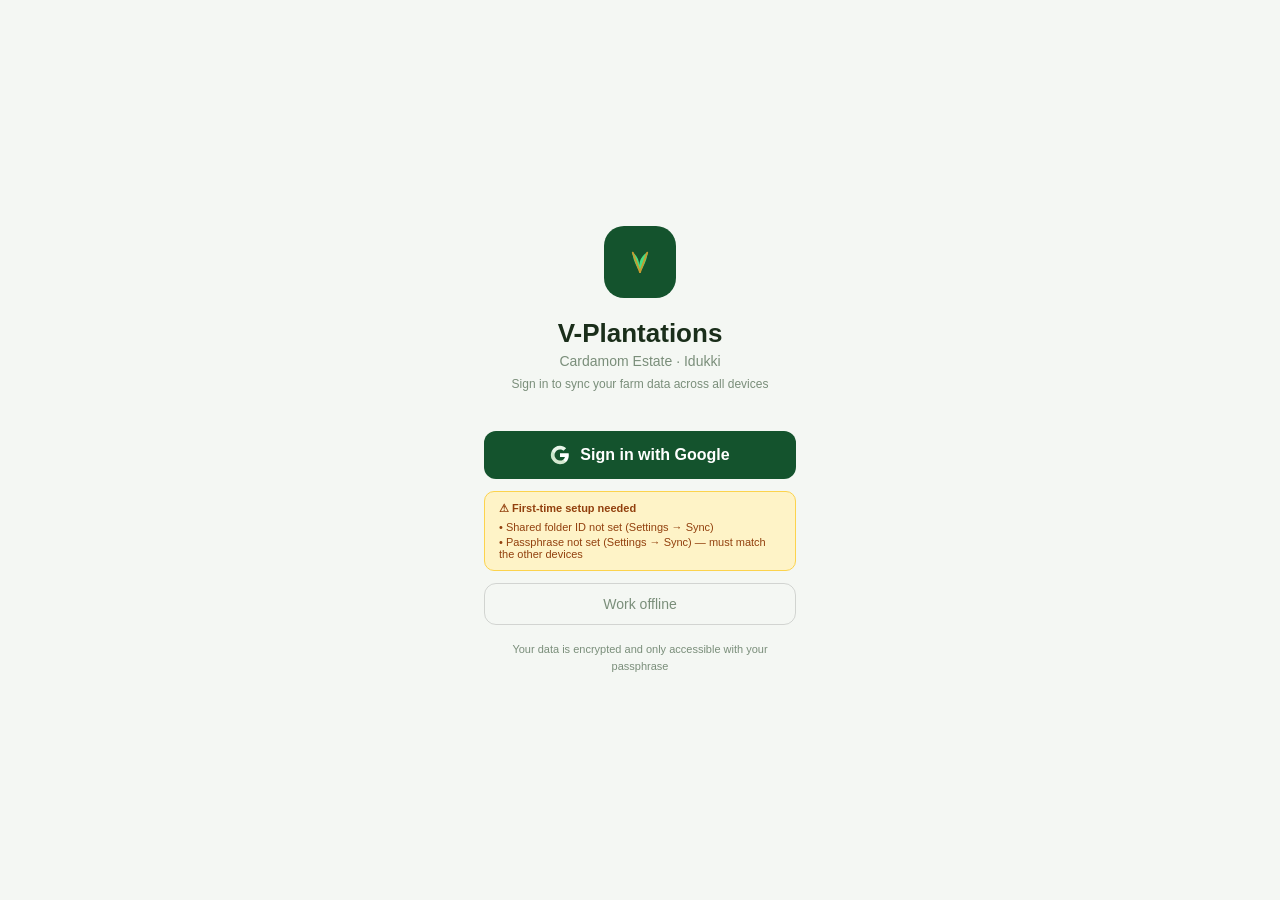
<file: index.html>
<!DOCTYPE html>
<html lang="en">
<head>
<meta charset="UTF-8"/>
<meta name="viewport" content="width=device-width, initial-scale=1, maximum-scale=1"/>
<meta name="theme-color" content="#14532d"/>
<meta name="mobile-web-app-capable" content="yes">
<meta name="apple-mobile-web-app-capable" content="yes">
<meta name="apple-mobile-web-app-status-bar-style" content="black-translucent">
<meta name="apple-mobile-web-app-title" content="V-Plantations"/>
<title>V-Plantations</title>
<link rel="icon" type="image/svg+xml" href="data:image/svg+xml,<svg xmlns='http://www.w3.org/2000/svg' viewBox='0 0 100 100'><rect width='100' height='100' rx='22' fill='%2314532d'/><path d='M50 78 Q32 52 28 22 Q46 34 48 58 Q50 34 72 22 Q68 52 50 78Z' fill='%234ade80'/><line x1='50' y1='78' x2='30' y2='24' stroke='%23c89a30' stroke-width='3' stroke-linecap='round'/><line x1='50' y1='78' x2='70' y2='24' stroke='%23c89a30' stroke-width='3' stroke-linecap='round'/></svg>"/>
<link rel="stylesheet" href="style.css?v=b420850"/>
</head>
<body>

<div class="hdr">
  <div class="hdr-left">
    <div class="hdr-logo">
      <svg viewBox="0 0 100 100" width="24" height="24" xmlns="http://www.w3.org/2000/svg">
        <path d="M50 78 Q32 52 28 22 Q46 34 48 58 Q50 34 72 22 Q68 52 50 78Z" fill="#4ade80"/>
        <line x1="50" y1="78" x2="30" y2="24" stroke="#c89a30" stroke-width="4" stroke-linecap="round"/>
        <line x1="50" y1="78" x2="70" y2="24" stroke="#c89a30" stroke-width="4" stroke-linecap="round"/>
      </svg>
    </div>
    <div>
      <h1>V-Plantations</h1>
      <p>Cardamom Estate · Idukki</p>
    </div>
  </div>
  <div class="hdr-right">
    <button class="theme-btn" id="theme-btn" onclick="toggleTheme()" title="Toggle theme">🌙</button>
    <div class="online-dot" id="online-dot" title="Network status"></div>
    <button class="sync-btn" id="sync-btn" onclick="triggerSync(true)" title="Sync">
      <svg viewBox="0 0 20 20" fill="none" stroke="currentColor" stroke-width="1.8" stroke-linecap="round"><path d="M4 10a6 6 0 0110.5-4M16 10a6 6 0 01-10.5 4"/><path d="M14 6l.5-2.5 2.5.5M6 14l-.5 2.5-2.5-.5"/></svg>
    </button>
  </div>
</div>

<div class="content" id="main-content"></div>

<div class="fab" id="quick-fab" style="display:none">
  <div class="fab-items hidden" id="fab-items">
    <button class="fab-item" onclick="closeFab();setTab('records');S.recTab='harvest';render();setTimeout(()=>showEditHarvest(null),50)">
      <span class="fab-item-lbl">Harvest &amp; sale</span>
      <span class="fab-item-btn" style="background:var(--g-bg);color:var(--g-mid)">🌿</span>
    </button>
    <button class="fab-item" onclick="closeFab();setTab('records');S.recTab='expenses';render();setTimeout(()=>showEditExpense(null),50)">
      <span class="fab-item-lbl">Add expense</span>
      <span class="fab-item-btn" style="background:var(--a-bg);color:var(--a-mid)">💸</span>
    </button>
    <button class="fab-item" onclick="closeFab();setTab('records');S.recTab='workers';render();setTimeout(()=>showEditWorker(null),50)">
      <span class="fab-item-lbl">Add workers</span>
      <span class="fab-item-btn" style="background:var(--b-bg);color:var(--b-mid)">👷</span>
    </button>
  </div>
  <button class="fab-main" id="fab-main-btn" onclick="toggleFab()">+</button>
</div>

<div class="nav">
  <button class="nb active" id="nav-dashboard" onclick="setTab('dashboard')">
    <svg viewBox="0 0 20 20" fill="currentColor"><rect x="2" y="2" width="7" height="7" rx="1.5"/><rect x="11" y="2" width="7" height="7" rx="1.5"/><rect x="2" y="11" width="7" height="7" rx="1.5"/><rect x="11" y="11" width="7" height="7" rx="1.5"/></svg>
    Dashboard<div class="nb-dot"></div>
  </button>
  <button class="nb" id="nav-records" onclick="setTab('records')">
    <svg viewBox="0 0 20 20" fill="none" stroke="currentColor" stroke-width="1.8" stroke-linecap="round"><path d="M4 6h12M4 10h12M4 14h8"/><circle cx="16" cy="14" r="3"/><path d="M15 14h2M16 13v2"/></svg>
    Records<div class="nb-dot"></div>
  </button>
  <button class="nb" id="nav-forecast" onclick="setTab('forecast')">
    <svg viewBox="0 0 20 20" fill="none" stroke="currentColor" stroke-width="1.8" stroke-linecap="round" stroke-linejoin="round"><path d="M3 15l4-5.5 3 2 4-6 3 2.5M15 6h2v2"/></svg>
    Analytics<div class="nb-dot"></div>
  </button>
  <button class="nb" id="nav-sections" onclick="setTab('sections')">
    <svg viewBox="0 0 20 20" fill="none" stroke="currentColor" stroke-width="1.8" stroke-linecap="round"><path d="M3 5h14M3 10h10M3 15h7"/></svg>
    Sections<div class="nb-dot"></div>
  </button>
  <button class="nb" id="nav-settings" onclick="setTab('settings')">
    <svg viewBox="0 0 20 20" fill="none" stroke="currentColor" stroke-width="1.8" stroke-linecap="round"><circle cx="10" cy="10" r="2.5"/><path d="M10 2v2M10 16v2M2 10h2M16 10h2M4.2 4.2l1.4 1.4M14.4 14.4l1.4 1.4M4.2 15.8l1.4-1.4M14.4 5.6l1.4-1.4"/></svg>
    Settings<div class="nb-dot"></div>
  </button>
</div>

<div id="modal-root" style="pointer-events:none"></div>

<script src="core.js?v=b420850"></script>
<script src="drive.js?v=b420850"></script>
<script src="insights.js?v=b420850"></script>
<script src="render.js?v=b420850"></script>
<script src="modals.js?v=b420850"></script>
<script src="https://accounts.google.com/gsi/client" async></script>
<script>
// ── SERVICE WORKER — AUTO-UPDATE ──────────────────────────────────────────────
// New code pushed to GitHub → SW detects version change → silently downloads
// new files in background → silently reloads with new code.
if('serviceWorker' in navigator){
  navigator.serviceWorker.register('./sw.js').then(reg=>{

    // 1. Check for update on every foreground return (catches new deploys)
    document.addEventListener('visibilitychange',()=>{
      if(document.visibilityState==='visible') reg.update();
    });

    // 2. Also check once per hour in background
    setInterval(()=>reg.update(), 60*60*1000);

    // 3. When a new SW finishes installing, activate immediately — no user action
    const onNewWorker = worker => {
      worker.addEventListener('statechange',()=>{
        if(worker.state==='installed'){
          worker.postMessage({type:'SKIP_WAITING'});
        }
      });
    };

    reg.addEventListener('updatefound',()=>onNewWorker(reg.installing));
    if(reg.waiting){reg.waiting.postMessage({type:'SKIP_WAITING'});}
    if(reg.installing) onNewWorker(reg.installing);

  }).catch(()=>{});

  // 4. When SW takes control (after skipWaiting), reload to run new code
  let _reloading=false;
  navigator.serviceWorker.addEventListener('controllerchange',()=>{
    if(!_reloading){_reloading=true;window.location.reload();}
  });

  // 5. SW sends SW_UPDATED message on activate — auto-update without banner
  //    (happens when app is in background and comes to foreground with new SW)
  navigator.serviceWorker.addEventListener('message',e=>{
    if(e.data?.type==='SW_UPDATED'){
      // Silent update already happened — just reload to pick up new files
      if(!_reloading){_reloading=true;window.location.reload();}
    }
  });
}

</script>
</body>
</html>
</file>
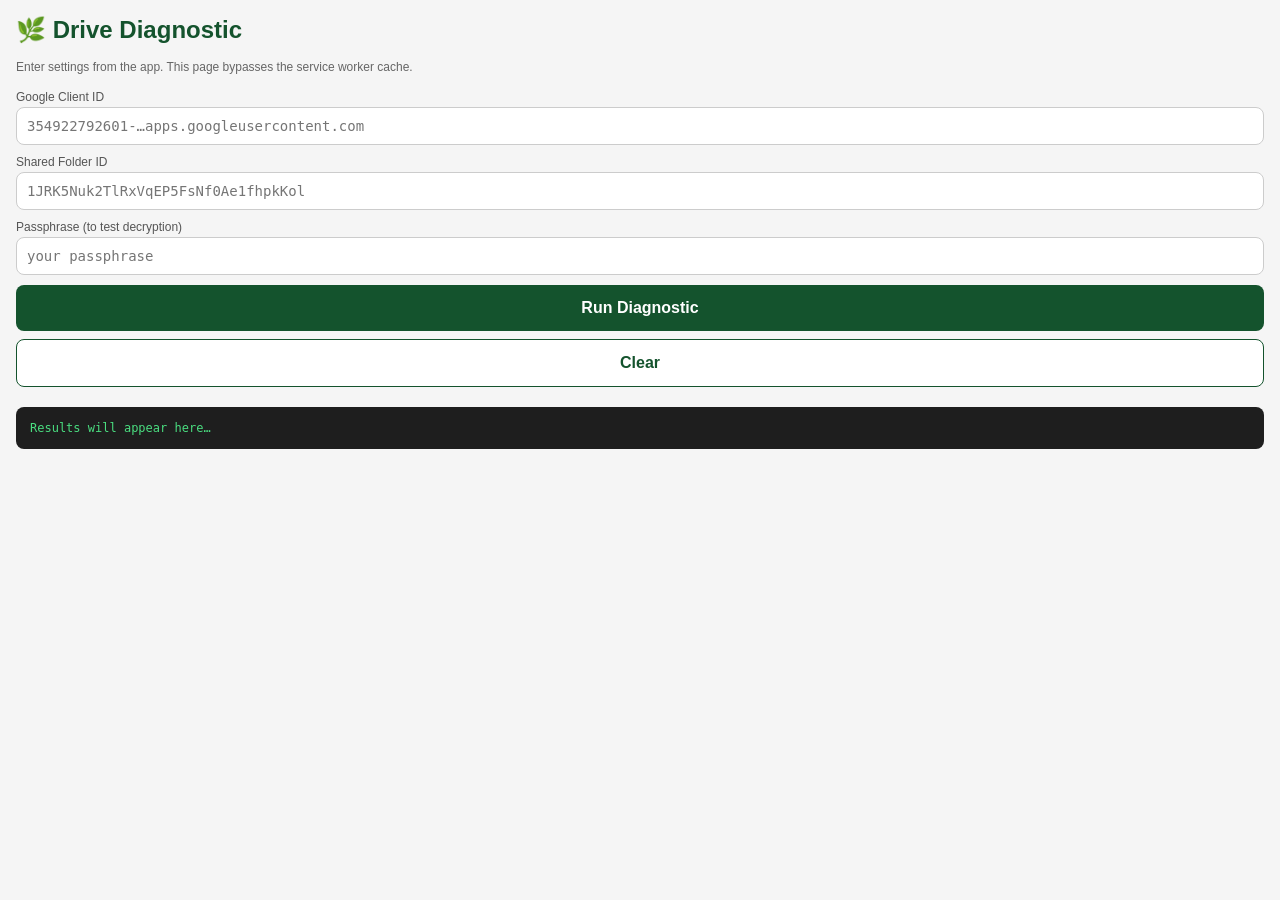
<file: diag.html>
<!DOCTYPE html>
<html lang="en">
<head>
<meta charset="UTF-8">
<meta name="viewport" content="width=device-width,initial-scale=1">
<title>V-Plantations Drive Diagnostic</title>
<style>
body{font-family:-apple-system,sans-serif;padding:16px;background:#f5f5f5;margin:0}
h2{color:#14532d;margin:0 0 16px}
input,textarea{width:100%;padding:10px;font-size:14px;border:1px solid #ccc;border-radius:8px;box-sizing:border-box;margin-bottom:10px;font-family:monospace}
button{width:100%;padding:14px;background:#14532d;color:#fff;border:none;border-radius:8px;font-size:16px;font-weight:600;cursor:pointer;margin-bottom:8px}
button.sec{background:#fff;color:#14532d;border:1px solid #14532d}
pre{background:#1e1e1e;color:#4ade80;padding:14px;border-radius:8px;font-size:12px;overflow-x:auto;white-space:pre-wrap;word-break:break-all;max-height:60vh;overflow-y:auto}
.err{color:#f87171}
.ok{color:#4ade80}
.warn{color:#fbbf24}
label{font-size:12px;color:#555;display:block;margin-bottom:3px}
</style>
</head>
<body>
<h2>🌿 Drive Diagnostic</h2>
<p style="font-size:12px;color:#666;margin-bottom:16px">Enter settings from the app. This page bypasses the service worker cache.</p>

<label>Google Client ID</label>
<input id="cid" type="text" placeholder="354922792601-…apps.googleusercontent.com" autocorrect="off" autocapitalize="off"/>

<label>Shared Folder ID</label>
<input id="fid" type="text" placeholder="1JRK5Nuk2TlRxVqEP5FsNf0Ae1fhpkKol" autocorrect="off" autocapitalize="off"/>

<label>Passphrase (to test decryption)</label>
<input id="pp" type="text" placeholder="your passphrase" autocorrect="off" autocapitalize="off" spellcheck="false"/>

<button onclick="runDiag()">Run Diagnostic</button>
<button class="sec" onclick="document.getElementById('out').textContent=''">Clear</button>

<pre id="out">Results will appear here…</pre>

<script src="https://accounts.google.com/gsi/client" async></script>
<script>
let tok=null;
const log=(msg,cls='')=>{
  const el=document.getElementById('out');
  el.innerHTML+=`<span class="${cls}">${msg}</span>\n`;
  el.scrollTop=el.scrollHeight;
};

async function getToken(clientId){
  return new Promise((res,rej)=>{
    const check=setInterval(()=>{
      if(typeof google!=='undefined'&&google.accounts){
        clearInterval(check);
        const client=google.accounts.oauth2.initTokenClient({
          client_id:clientId,
          scope:'https://www.googleapis.com/auth/drive',
          callback:(r)=>{if(r.error)rej(new Error(r.error));else res(r.access_token);}
        });
        client.requestAccessToken({prompt:'select_account'});
      }
    },200);
    setTimeout(()=>{clearInterval(check);rej(new Error('Google API timeout'));},15000);
  });
}

async function driveGet(url,token){
  const r=await fetch(url,{headers:{Authorization:'Bearer '+token}});
  const text=await r.text();
  try{return JSON.parse(text);}catch(e){return{_raw:text,_status:r.status};}
}

async function runDiag(){
  const cid=document.getElementById('cid').value.trim();
  const fid=document.getElementById('fid').value.trim();
  const pp=document.getElementById('pp').value;
  document.getElementById('out').innerHTML='';

  if(!cid){log('❌ Client ID is required','err');return;}
  if(!fid){log('❌ Folder ID is required','err');return;}

  log('=== V-PLANTATIONS DRIVE DIAGNOSTIC ===');
  log('Client ID: '+cid.slice(0,30)+'…');
  log('Folder ID: '+fid);
  log('Passphrase length: '+(pp?pp.length+' chars':'NOT SET'));
  log('');

  // Step 1: Get OAuth token
  log('Step 1: Getting OAuth token…');
  try{
    tok=await getToken(cid);
    log('✓ Token obtained','ok');
  }catch(e){log('❌ Auth failed: '+e.message,'err');return;}

  // Step 2: Verify folder access
  log('\nStep 2: Checking folder access…');
  const folderInfo=await driveGet(
    `https://www.googleapis.com/drive/v3/files/${fid}?fields=id,name,permissions&supportsAllDrives=true`,
    tok
  );
  if(folderInfo.error){
    log('❌ Cannot access folder: '+folderInfo.error.message+' ('+folderInfo.error.code+')','err');
    log('→ Either folder ID is wrong or this account has no access','warn');
  }else{
    log('✓ Folder accessible: '+folderInfo.name,'ok');
  }

  // Step 3: List folder contents directly
  log('\nStep 3: Listing folder contents (direct)…');
  const contents=await driveGet(
    `https://www.googleapis.com/drive/v3/files?supportsAllDrives=true&includeItemsFromAllDrives=true&q=${encodeURIComponent(`'${fid}' in parents and trashed=false`)}&fields=files(id,name,size,owners,modifiedTime)&pageSize=20`,
    tok
  );
  if(contents.error){
    log('❌ Folder listing failed: '+contents.error.message,'err');
  }else if(!contents.files?.length){
    log('⚠ Folder is empty or no files visible to this account','warn');
  }else{
    log(`✓ Found ${contents.files.length} file(s) in folder:`,'ok');
    contents.files.forEach(f=>{
      log(`  📄 ${f.name} | ${f.size||0} bytes | ${f.id} | owner: ${f.owners?.[0]?.emailAddress||'?'}`);
    });
  }

  // Step 4: Search for data file specifically
  log('\nStep 4: Searching for vplantations_data.enc…');
  const searches=[
    ['corpora=allDrives',`https://www.googleapis.com/drive/v3/files?supportsAllDrives=true&includeItemsFromAllDrives=true&corpora=allDrives&q=${encodeURIComponent(`name='vplantations_data.enc' and '${fid}' in parents and trashed=false`)}&fields=files(id,name,size)`],
    ['corpora=user',`https://www.googleapis.com/drive/v3/files?supportsAllDrives=true&includeItemsFromAllDrives=true&corpora=user&q=${encodeURIComponent(`name='vplantations_data.enc' and '${fid}' in parents and trashed=false`)}&fields=files(id,name,size)`],
    ['no corpora',`https://www.googleapis.com/drive/v3/files?supportsAllDrives=true&includeItemsFromAllDrives=true&q=${encodeURIComponent(`name='vplantations_data.enc' and '${fid}' in parents and trashed=false`)}&fields=files(id,name,size)`],
  ];
  let dataFileId=null;
  for(const [label,url] of searches){
    const d=await driveGet(url,tok);
    if(d.error){log(`  [${label}] ❌ ${d.error.message}`,'err');}
    else{
      const n=d.files?.length||0;
      log(`  [${label}] ${n>0?'✓':'⚠'} ${n} file(s)`,n>0?'ok':'warn');
      if(n>0&&!dataFileId)dataFileId=d.files[0].id;
    }
  }

  // Also check from folder listing
  const fromFolder=(contents.files||[]).find(f=>f.name==='vplantations_data.enc'&&parseInt(f.size||0)>10);
  if(fromFolder&&!dataFileId){
    dataFileId=fromFolder.id;
    log('  [folder listing] ✓ Found via direct folder list','ok');
  }

  // Step 5: Try to read and decrypt
  if(dataFileId&&pp){
    log('\nStep 5: Testing decryption…');
    log('Passphrase char codes: '+[...pp].map(c=>c.charCodeAt(0)).join('-'));
    try{
      const raw=await fetch(`https://www.googleapis.com/drive/v3/files/${dataFileId}?alt=media&supportsAllDrives=true`,{headers:{Authorization:'Bearer '+tok}}).then(r=>r.text());
      log('File content length: '+raw.length+' chars');
      log('First 40 chars: '+raw.slice(0,40));
      // Try decrypt
      try{
        const buf=Uint8Array.from(atob(raw.replace(/\s/g,'')),c=>c.charCodeAt(0));
        const salt=buf.slice(0,16),iv=buf.slice(16,28),ct=buf.slice(28);
        const ppBytes=new TextEncoder().encode(pp.trim());
        const km=await crypto.subtle.importKey('raw',ppBytes,'PBKDF2',false,['deriveKey']);
        const key=await crypto.subtle.deriveKey({name:'PBKDF2',salt,iterations:100000,hash:'SHA-256'},km,{name:'AES-GCM',length:256},false,['decrypt']);
        const pt=await crypto.subtle.decrypt({name:'AES-GCM',iv},key,ct);
        const data=JSON.parse(new TextDecoder().decode(pt));
        log('✓ DECRYPT SUCCESS','ok');
        log('  Sections: '+(data.sections||[]).length);
        log('  Yields: '+(data.yields||[]).length);
        log('  Expenses: '+(data.expenses||[]).length);
        log('  Buyers: '+JSON.stringify(data.buyers||[]));
        log('  Worker rates: '+(data.workerRates||[]).length);
      }catch(de){
        log('❌ DECRYPT FAILED: '+de.message,'err');
        log('→ Passphrase on this device does not match what encrypted the file','warn');
        log('→ Try common variants:','warn');
        const variants=[pp.trim(),pp.trim().toLowerCase(),pp.trim().toUpperCase(),pp.trim().charAt(0).toUpperCase()+pp.trim().slice(1)];
        for(const v of variants){
          try{
            const buf=Uint8Array.from(atob(raw.replace(/\s/g,'')),c=>c.charCodeAt(0));
            const salt=buf.slice(0,16),iv=buf.slice(16,28),ct=buf.slice(28);
            const km=await crypto.subtle.importKey('raw',new TextEncoder().encode(v),'PBKDF2',false,['deriveKey']);
            const key=await crypto.subtle.deriveKey({name:'PBKDF2',salt,iterations:100000,hash:'SHA-256'},km,{name:'AES-GCM',length:256},false,['decrypt']);
            await crypto.subtle.decrypt({name:'AES-GCM',iv},key,ct);
            log(`  ✓ Variant works: "${v}" (chars: ${[...v].map(c=>c.charCodeAt(0)).join('-')})`,'ok');
          }catch(e){}
        }
      }
    }catch(e){log('❌ File read failed: '+e.message,'err');}
  }else if(!pp){
    log('\nStep 5: Skipped — no passphrase entered','warn');
  }else{
    log('\nStep 5: Skipped — no data file found','warn');
  }

  log('\n=== DONE ===');
}
</script>
</body>
</html>
</file>
<file: style.css>
/* ── V-PLANTATIONS · STYLE.CSS ───────────────────────────────────────────────
   Design system: deep forest green primary, warm amber accent, parchment base
   Dark mode: rich dark greens, same amber accent
──────────────────────────────────────────────────────────────────────────── */

/* ── TOKENS ── */
:root {
  /* Brand greens */
  --brand:      #14532d;
  --brand-mid:  #166534;
  --brand-lite: #15803d;
  --brand-glow: #4ade80;
  --brand-soft: #86efac;

  /* Surface greens */
  --g-bg:  #f0fdf4;
  --g-bor: #bbf7d0;
  --g-tx:  #14532d;
  --g-mid: #16a34a;

  /* Amber accent (dried cardamom) */
  --a-bg:  #fff7ed;
  --a-bor: #fed7aa;
  --a-tx:  #9a3412;
  --a-mid: #ea580c;

  /* Red */
  --r-bg:  #fef2f2;
  --r-bor: #fecaca;
  --r-tx:  #dc2626;
  --r-mid: #ef4444;

  /* Blue */
  --b-bg:  #eff6ff;
  --b-bor: #bfdbfe;
  --b-tx:  #1d4ed8;
  --b-mid: #3b82f6;

  /* Page */
  --page:    #f4f7f3;
  --sur:     #ffffff;
  --sur2:    #f8faf8;
  --sur3:    #f0f5f0;
  --bor:     rgba(0,0,0,0.08);
  --bor2:    rgba(0,0,0,0.14);

  /* Text */
  --tx:  #1a2e1a;
  --tx2: #4a5e4a;
  --tx3: #7a8e7a;

  /* Shadows */
  --sh1: 0 1px 4px rgba(0,0,0,0.06), 0 2px 12px rgba(20,83,45,0.06);
  --sh2: 0 4px 20px rgba(20,83,45,0.10);
  --sh-nav: 0 -1px 0 rgba(0,0,0,0.06);

  /* Radii */
  --r:  14px;
  --rs: 10px;
  --rp: 20px;

  /* Header (always brand-coloured) */
  --hdr-bg: #14532d;
  --hdr-tx: #ffffff;
  --hdr-tx2: #86efac;

  /* Nav */
  --nav-bg:  #ffffff;
  --nav-bor: rgba(0,0,0,0.08);
}

@media (prefers-color-scheme: dark) {
  :root:not([data-theme=light]) {
    --brand:      #4ade80;
    --brand-mid:  #22c55e;
    --brand-lite: #16a34a;
    --brand-glow: #86efac;
    --brand-soft: #bbf7d0;
    --g-bg:  #052e16;
    --g-bor: #14532d;
    --g-tx:  #86efac;
    --g-mid: #4ade80;
    --a-bg:  #431407;
    --a-bor: #7c2d12;
    --a-tx:  #fdba74;
    --a-mid: #fb923c;
    --r-bg:  #450a0a;
    --r-bor: #7f1d1d;
    --r-tx:  #fca5a5;
    --r-mid: #f87171;
    --b-bg:  #0c1a3a;
    --b-bor: #1e3a6e;
    --b-tx:  #93c5fd;
    --b-mid: #60a5fa;
    --page:  #0d1a0d;
    --sur:   #132013;
    --sur2:  #192619;
    --sur3:  #1f301f;
    --bor:   rgba(255,255,255,0.07);
    --bor2:  rgba(255,255,255,0.13);
    --tx:    #dcf0dc;
    --tx2:   #8aaa8a;
    --tx3:   #5a7a5a;
    --sh1:   0 1px 4px rgba(0,0,0,0.4), 0 2px 12px rgba(0,0,0,0.3);
    --sh2:   0 4px 20px rgba(0,0,0,0.5);
    --sh-nav:0 -1px 0 rgba(255,255,255,0.06);
    --hdr-bg: #0d1a0d;
    --hdr-tx: #f0fdf4;
    --hdr-tx2: #4ade80;
    --nav-bg:  #132013;
    --nav-bor: rgba(255,255,255,0.07);
  }
}

:root[data-theme=dark] {
  --brand:      #4ade80;
  --brand-mid:  #22c55e;
  --brand-lite: #16a34a;
  --brand-glow: #86efac;
  --brand-soft: #bbf7d0;
  --g-bg:  #052e16;
  --g-bor: #14532d;
  --g-tx:  #86efac;
  --g-mid: #4ade80;
  --a-bg:  #431407;
  --a-bor: #7c2d12;
  --a-tx:  #fdba74;
  --a-mid: #fb923c;
  --r-bg:  #450a0a;
  --r-bor: #7f1d1d;
  --r-tx:  #fca5a5;
  --r-mid: #f87171;
  --b-bg:  #0c1a3a;
  --b-bor: #1e3a6e;
  --b-tx:  #93c5fd;
  --b-mid: #60a5fa;
  --page:  #0d1a0d;
  --sur:   #132013;
  --sur2:  #192619;
  --sur3:  #1f301f;
  --bor:   rgba(255,255,255,0.07);
  --bor2:  rgba(255,255,255,0.13);
  --tx:    #dcf0dc;
  --tx2:   #8aaa8a;
  --tx3:   #5a7a5a;
  --sh1:   0 1px 4px rgba(0,0,0,0.4), 0 2px 12px rgba(0,0,0,0.3);
  --sh2:   0 4px 20px rgba(0,0,0,0.5);
  --sh-nav:0 -1px 0 rgba(255,255,255,0.06);
  --hdr-bg: #0d1a0d;
  --hdr-tx: #f0fdf4;
  --hdr-tx2: #4ade80;
  --nav-bg:  #132013;
  --nav-bor: rgba(255,255,255,0.07);
}

:root[data-theme=light] {
  --brand:      #14532d;
  --brand-mid:  #166534;
  --brand-lite: #15803d;
  --brand-glow: #4ade80;
  --brand-soft: #86efac;
  --g-bg:  #f0fdf4;
  --g-bor: #bbf7d0;
  --g-tx:  #14532d;
  --g-mid: #16a34a;
  --a-bg:  #fff7ed;
  --a-bor: #fed7aa;
  --a-tx:  #9a3412;
  --a-mid: #ea580c;
  --r-bg:  #fef2f2;
  --r-bor: #fecaca;
  --r-tx:  #dc2626;
  --r-mid: #ef4444;
  --b-bg:  #eff6ff;
  --b-bor: #bfdbfe;
  --b-tx:  #1d4ed8;
  --b-mid: #3b82f6;
  --page:  #f4f7f3;
  --sur:   #ffffff;
  --sur2:  #f8faf8;
  --sur3:  #f0f5f0;
  --bor:   rgba(0,0,0,0.08);
  --bor2:  rgba(0,0,0,0.14);
  --tx:    #1a2e1a;
  --tx2:   #4a5e4a;
  --tx3:   #7a8e7a;
  --sh1:   0 1px 4px rgba(0,0,0,0.06), 0 2px 12px rgba(20,83,45,0.06);
  --sh2:   0 4px 20px rgba(20,83,45,0.10);
  --sh-nav:0 -1px 0 rgba(0,0,0,0.06);
  --hdr-bg: #14532d;
  --hdr-tx: #ffffff;
  --hdr-tx2: #86efac;
  --nav-bg:  #ffffff;
  --nav-bor: rgba(0,0,0,0.08);
}

/* ── RESET ── */
*, *::before, *::after { box-sizing: border-box; margin: 0; padding: 0; -webkit-tap-highlight-color: transparent; }

body {
  font-family: -apple-system, BlinkMacSystemFont, 'Segoe UI', sans-serif;
  background: var(--page);
  color: var(--tx);
  min-height: 100dvh;
  max-width: 520px;
  margin: 0 auto;
  display: flex;
  flex-direction: column;
  -webkit-font-smoothing: antialiased;
}

/* ── HEADER ── */
.hdr {
  background: var(--hdr-bg);
  padding: 13px 16px;
  display: flex;
  align-items: center;
  justify-content: space-between;
  position: sticky;
  top: 0;
  z-index: 20;
}
.hdr-left { display: flex; align-items: center; gap: 10px; }
.hdr-logo {
  width: 36px; height: 36px;
  background: rgba(255,255,255,0.12);
  border-radius: 10px;
  border: 1px solid rgba(255,255,255,0.18);
  display: flex; align-items: center; justify-content: center;
  flex-shrink: 0;
}
.hdr-logo svg { width: 18px; height: 18px; stroke: var(--brand-soft); fill: none; }
.hdr h1 { font-size: 16px; font-weight: 600; color: var(--hdr-tx); letter-spacing: -0.2px; }
.hdr p  { font-size: 11px; color: var(--hdr-tx2); margin-top: 1px; }
.hdr-right { display: flex; align-items: center; gap: 8px; }

.theme-btn {
  background: rgba(255,255,255,0.1);
  border: 1px solid rgba(255,255,255,0.15);
  border-radius: var(--rp);
  padding: 5px 8px;
  cursor: pointer;
  font-size: 14px;
  line-height: 1;
  display: flex; align-items: center;
  transition: background 0.2s;
  color: var(--hdr-tx);
}
.theme-btn:active { opacity: 0.7; }

.online-dot {
  width: 7px; height: 7px;
  border-radius: 50%;
  background: rgba(255,255,255,0.3);
  flex-shrink: 0;
  transition: background 0.3s;
}
.online-dot.on { background: var(--brand-glow); }

.sync-btn {
  display: flex; align-items: center; justify-content: center;
  background: rgba(255,255,255,0.12);
  border: 1px solid rgba(255,255,255,0.18);
  border-radius: 50%;
  width: 34px; height: 34px;
  color: var(--hdr-tx);
  cursor: pointer;
  font-family: inherit;
  transition: background 0.2s;
  flex-shrink: 0;
}
.sync-btn svg { width: 15px; height: 15px; flex-shrink: 0; }
.sync-btn.syncing svg { animation: spin 1s linear infinite; }
.sync-btn.err     { background: rgba(239,68,68,0.3); border-color: rgba(239,68,68,0.5); color: #fca5a5; }
.sync-btn.ok      { background: rgba(74,222,128,0.25); border-color: rgba(74,222,128,0.4); color: #86efac; }
.sync-btn.offline { background: rgba(255,255,255,0.06); border-color: rgba(255,255,255,0.1); color: rgba(255,255,255,0.3); }
@keyframes spin { to { transform: rotate(360deg); } }

/* ── BOTTOM NAV ── */
.nav {
  display: flex;
  border-top: 1px solid var(--nav-bor);
  background: var(--nav-bg);
  position: fixed;
  bottom: 0; left: 50%;
  transform: translateX(-50%);
  width: 100%; max-width: 520px;
  z-index: 20;
  box-shadow: var(--sh-nav);
}
.nb {
  flex: 1;
  padding: 8px 2px 12px;
  border: none; background: none;
  cursor: pointer;
  display: flex; flex-direction: column; align-items: center; gap: 4px;
  color: var(--tx3);
  font-size: 10px;
  font-family: inherit;
  transition: color 0.15s;
}
.nb.active { color: var(--brand-lite); font-weight: 600; }
@media (prefers-color-scheme: dark) {
  :root:not([data-theme=light]) .nb.active { color: var(--brand); }
}
:root[data-theme=dark] .nb.active { color: var(--brand); }
.nb svg { width: 22px; height: 22px; }
.nb-dot {
  width: 4px; height: 4px;
  border-radius: 50%;
  background: var(--brand-lite);
  margin-top: -2px;
  opacity: 0;
}
.nb.active .nb-dot { opacity: 1; }

/* ── CONTENT ── */
.content { flex: 1; padding: 14px; padding-bottom: 88px; }

/* ── CARDS ── */
.card {
  background: var(--sur);
  border-radius: var(--r);
  border: 1px solid var(--bor);
  padding: 16px;
  margin-bottom: 12px;
  box-shadow: var(--sh1);
}
.ct {
  font-size: 12px;
  font-weight: 600;
  color: var(--tx3);
  margin-bottom: 14px;
  display: flex; align-items: center; justify-content: space-between;
}
.ct-action {
  font-size: 12px; font-weight: 600;
  color: var(--brand-lite);
  cursor: pointer;
}

/* ── METRIC GRID ── */
.mg  { display: grid; grid-template-columns: 1fr 1fr; gap: 10px; }
.mg3 { display: grid; grid-template-columns: 1fr 1fr 1fr; gap: 8px; }

.met {
  background: var(--sur2);
  border-radius: var(--rs);
  padding: 13px 12px;
  border: 1px solid var(--bor);
}
.ml { font-size: 11px; color: var(--tx3); margin-bottom: 5px; font-weight: 500; }
.mv { font-size: 20px; font-weight: 600; line-height: 1; color: var(--tx); letter-spacing: -0.3px; }
.ms { font-size: 10px; color: var(--tx3); margin-top: 4px; }

.met.g  { background: var(--g-bg);  border-color: var(--g-bor); }
.met.g .mv { color: var(--g-tx); }
.met.g .ms { color: var(--g-mid); }

.met.r  { background: var(--r-bg);  border-color: var(--r-bor); }
.met.r .mv { color: var(--r-tx); }

.met.a  { background: var(--a-bg);  border-color: var(--a-bor); }
.met.a .mv { color: var(--a-tx); }

.met.b  { background: var(--b-bg);  border-color: var(--b-bor); }
.met.b .mv { color: var(--b-tx); }

/* ── LIST ROWS ── */
.row {
  display: flex; align-items: center; justify-content: space-between;
  padding: 11px 0;
  border-bottom: 1px solid var(--bor);
}
.row:last-of-type { border-bottom: none; }
.rt { font-size: 13px; font-weight: 500; color: var(--tx); }
.rs { font-size: 11px; color: var(--tx3); margin-top: 2px; }
.racts { display: flex; gap: 5px; margin-left: 8px; flex-shrink: 0; }
.ia {
  background: none;
  border: 1px solid var(--bor2);
  border-radius: 7px;
  padding: 5px 10px;
  font-size: 11px;
  cursor: pointer;
  font-family: inherit;
  color: var(--tx2);
  font-weight: 500;
  transition: all 0.15s;
}
.ia.e { color: var(--b-tx); border-color: var(--b-bor); background: var(--b-bg); }
.ia.d { color: var(--r-tx); border-color: var(--r-bor); background: var(--r-bg); }
.ia:active { opacity: 0.7; }

/* ── BADGES ── */
.badge { font-size: 11px; font-weight: 600; padding: 3px 9px; border-radius: 20px; display: inline-block; }
.bl  { background: var(--g-bg);  color: var(--g-tx);  border: 1px solid var(--g-bor); }
.bp  { background: var(--r-bg);  color: var(--r-tx);  border: 1px solid var(--r-bor); }
.br2 { background: var(--a-bg);  color: var(--a-tx);  border: 1px solid var(--a-bor); }
.bc2 { background: var(--b-bg);  color: var(--b-tx);  border: 1px solid var(--b-bor); }
.bo  { background: var(--sur2);  color: var(--tx2);   border: 1px solid var(--bor); }

/* ── ADD BUTTON ── */
.add-btn {
  display: flex; align-items: center; justify-content: center; gap: 7px;
  width: 100%; padding: 11px;
  background: var(--g-bg);
  border: 1.5px dashed var(--g-bor);
  border-radius: var(--rs);
  cursor: pointer;
  font-size: 13px; font-weight: 600;
  color: var(--brand-lite);
  font-family: inherit;
  margin-top: 12px;
  transition: all 0.15s;
}
.add-btn:active { background: var(--sur3); }

/* ── BAR CHARTS ── */
.br-row { display: flex; align-items: center; gap: 8px; margin: 6px 0; }
.br-lbl { font-size: 11px; color: var(--tx3); width: 66px; flex-shrink: 0; font-weight: 500; }
.br-trk {
  flex: 1; height: 7px;
  background: var(--sur2);
  border-radius: 4px; overflow: hidden;
  border: 1px solid var(--bor);
}
.br-fill { height: 100%; border-radius: 4px; }
.br-val { font-size: 11px; color: var(--tx2); width: 58px; text-align: right; flex-shrink: 0; font-weight: 600; }

/* ── PRICE BANNER ── */
.pbanner {
  background: var(--hdr-bg);
  border-radius: var(--r);
  padding: 16px;
  margin-bottom: 12px;
  overflow: hidden;
  position: relative;
}
.pbanner::before {
  content: '';
  position: absolute; inset: 0;
  background: linear-gradient(135deg, rgba(255,255,255,0.04), rgba(255,255,255,0));
  pointer-events: none;
}
.pbanner-label {
  font-size: 11px; font-weight: 500;
  color: var(--brand-soft);
  margin-bottom: 10px;
  display: flex; align-items: center; justify-content: space-between;
}
.pbanner-grid { display: grid; grid-template-columns: 1fr 1fr; gap: 16px; margin-bottom: 12px; }
.price-block {}
.price-type { font-size: 10px; color: rgba(255,255,255,0.5); margin-bottom: 3px; }
.price-val {
  font-size: 26px; font-weight: 600;
  color: #ffffff;
  line-height: 1; letter-spacing: -0.5px;
}
.price-val span { font-size: 13px; color: rgba(255,255,255,0.45); font-weight: 400; }
.price-unit { font-size: 11px; color: var(--brand-soft); margin-top: 2px; }
.price-source { font-size: 10px; color: rgba(255,255,255,0.35); margin-top: 4px; }
.pbanner-footer {
  display: flex; align-items: center; justify-content: space-between;
  padding-top: 10px;
  border-top: 1px solid rgba(255,255,255,0.1);
}
.manual-btn {
  font-size: 11px; color: var(--brand-soft);
  background: rgba(255,255,255,0.1);
  border: 1px solid rgba(255,255,255,0.18);
  border-radius: var(--rs);
  padding: 6px 12px;
  cursor: pointer; font-family: inherit;
  transition: background 0.15s;
}
.manual-btn:active { background: rgba(255,255,255,0.18); }

/* ── SUB-TABS (Records) ── */
.subtab-bar {
  display: flex;
  gap: 0;
  background: var(--hdr-bg);
  padding: 0 16px;
  margin: -14px -14px 14px;
  border-bottom: 1px solid rgba(255,255,255,0.1);
  overflow-x: auto;
}
.subtab-bar::-webkit-scrollbar { display: none; }
.stb {
  flex-shrink: 0;
  padding: 11px 16px;
  border: none; background: none;
  font-size: 13px; font-weight: 500;
  color: rgba(255,255,255,0.5);
  cursor: pointer; font-family: inherit;
  border-bottom: 2px solid transparent;
  white-space: nowrap;
  transition: color 0.15s;
}
.stb.active {
  color: #fff;
  border-bottom-color: var(--brand-glow);
  font-weight: 600;
}

/* Legacy pill tabs (used in expenses category filter) */
.tabs { display: flex; gap: 6px; margin-bottom: 12px; overflow-x: auto; padding-bottom: 2px; flex-wrap: wrap; }
.tabs::-webkit-scrollbar { display: none; }
.tab {
  flex-shrink: 0;
  padding: 6px 14px;
  border: 1px solid var(--bor2);
  border-radius: var(--rp);
  background: none;
  font-size: 12px; font-weight: 500;
  cursor: pointer; color: var(--tx3);
  font-family: inherit; white-space: nowrap;
  transition: all 0.15s;
}
.tab.active {
  background: var(--g-bg);
  border-color: var(--g-bor);
  color: var(--g-tx);
  font-weight: 600;
}

/* ── EMPTY STATE ── */
.empty {
  text-align: center;
  padding: 36px 16px;
  color: var(--tx3);
  font-size: 13px;
  line-height: 1.6;
}
.empty svg { width: 40px; height: 40px; stroke: var(--tx3); margin-bottom: 10px; opacity: 0.3; }

/* ── MODAL (bottom sheet) ── */
.mo {
  position: fixed; inset: 0;
  background: rgba(0,0,0,0.5);
  z-index: 100;
  display: flex; align-items: flex-end; justify-content: center;
  backdrop-filter: blur(2px);
}
.md {
  background: var(--sur);
  border-radius: 22px 22px 0 0;
  padding: 20px 16px 40px;
  width: 100%; max-width: 520px;
  max-height: 92dvh;
  overflow-y: auto;
  box-shadow: 0 -8px 40px rgba(0,0,0,0.2);
}
.mh {
  width: 36px; height: 4px;
  background: var(--bor2);
  border-radius: 2px;
  margin: 0 auto 18px;
}
.mt { font-size: 17px; font-weight: 600; margin-bottom: 20px; color: var(--tx); }

/* Form fields */
.fg { margin-bottom: 14px; }
.fl { font-size: 12px; color: var(--tx2); margin-bottom: 5px; display: block; font-weight: 600; }

input[type=text],
input[type=number],
input[type=date],
input[type=month],
input[type=password],
select,
textarea {
  width: 100%;
  padding: 11px 13px;
  border: 1.5px solid var(--bor2);
  border-radius: var(--rs);
  font-size: 14px;
  background: var(--sur);
  color: var(--tx);
  font-family: inherit;
  appearance: none;
  -webkit-appearance: none;
  transition: border-color 0.15s;
}
input:focus, select:focus, textarea:focus {
  outline: none;
  border-color: var(--brand-lite);
  box-shadow: 0 0 0 3px rgba(20,83,45,0.1);
}

/* Buttons */
.btn-row { display: flex; gap: 8px; margin-top: 18px; }
.btnp {
  flex: 1; padding: 13px;
  background: var(--brand-mid);
  color: #fff;
  border: none;
  border-radius: var(--rs);
  font-size: 15px; font-weight: 600;
  cursor: pointer; font-family: inherit;
}
.btnp:active { opacity: 0.88; }
.btnc {
  padding: 13px 18px;
  background: none;
  border: 1.5px solid var(--bor2);
  border-radius: var(--rs);
  font-size: 14px; cursor: pointer;
  font-family: inherit; color: var(--tx2);
}
.btnd {
  padding: 13px 18px;
  background: var(--r-bg);
  border: 1.5px solid var(--r-bor);
  border-radius: var(--rs);
  font-size: 14px; cursor: pointer;
  font-family: inherit; color: var(--r-tx); font-weight: 600;
}

/* ── INFO BOX ── */
.sbox {
  background: var(--a-bg);
  border: 1.5px solid var(--a-bor);
  border-radius: var(--r);
  padding: 14px;
  margin-bottom: 12px;
}
.sbox h3 { font-size: 13px; font-weight: 700; color: var(--a-tx); margin-bottom: 8px; }
.sbox p, .sbox li { font-size: 12px; color: var(--a-mid); line-height: 1.6; margin-bottom: 4px; }
.sbox ol { padding-left: 16px; margin-bottom: 6px; }

.cbox {
  background: var(--r-bg);
  border: 1.5px solid var(--r-bor);
  border-radius: var(--rs);
  padding: 14px; margin-bottom: 14px;
}
.cbox p { font-size: 13px; color: var(--r-tx); line-height: 1.5; font-weight: 500; }

/* Settings groups */
.settings-group {
  background: var(--sur);
  border-radius: var(--r);
  border: 1px solid var(--bor);
  margin-bottom: 12px;
  overflow: hidden;
  box-shadow: var(--sh1);
}
.settings-group-title {
  font-size: 11px; font-weight: 600;
  color: var(--tx3);
  padding: 10px 16px;
  background: var(--sur2);
  border-bottom: 1px solid var(--bor);
}
.settings-row {
  display: flex; align-items: center; justify-content: space-between;
  padding: 13px 16px;
  border-bottom: 1px solid var(--bor);
}
.settings-row:last-child { border-bottom: none; }
.settings-row-label { font-size: 14px; color: var(--tx); }
.settings-row-sub { font-size: 11px; color: var(--tx3); margin-top: 2px; }
.settings-row-value { font-size: 12px; color: var(--tx3); }
.settings-row-ok { font-size: 12px; color: var(--g-mid); }
.settings-chevron { color: var(--tx3); font-size: 14px; }
.settings-danger { background: var(--r-bg); border-color: var(--r-bor); }
.settings-danger .settings-group-title { color: var(--r-tx); background: rgba(254,242,242,0.5); border-bottom-color: var(--r-bor); }
.settings-danger .settings-row { border-bottom-color: var(--r-bor); }
.settings-danger .settings-row-label { color: var(--r-tx); }

/* ── FAB ── */
.fab {
  position: fixed;
  bottom: 78px;
  right: calc(50% - 250px);
  z-index: 30;
  display: flex; flex-direction: column; align-items: flex-end; gap: 10px;
  pointer-events: none; /* container never blocks clicks */
}
@media (max-width: 520px) { .fab { right: 16px; } }

.fab-main {
  width: 52px; height: 52px;
  border-radius: 50%;
  background: var(--brand-mid);
  border: none; cursor: pointer;
  display: flex; align-items: center; justify-content: center;
  box-shadow: 0 4px 16px rgba(22,101,52,0.4);
  transition: transform 0.2s, background 0.2s;
  color: #fff; font-size: 24px; line-height: 1;
  pointer-events: all; /* button itself always clickable */
}
.fab-main.open { transform: rotate(45deg); background: var(--r-mid); }

.fab-items {
  display: flex; flex-direction: column; align-items: flex-end; gap: 8px;
  transition: opacity 0.15s, transform 0.15s;
  transform-origin: bottom right;
  pointer-events: all;
}
.fab-items.hidden { opacity: 0; pointer-events: none; transform: translateY(8px); }

.fab-item {
  display: flex; align-items: center; gap: 8px;
  cursor: pointer; border: none; background: none; padding: 0;
  font-family: inherit;
}
.fab-item-lbl {
  background: var(--sur);
  color: var(--tx);
  font-size: 12px; font-weight: 600;
  padding: 6px 11px;
  border-radius: 8px;
  box-shadow: var(--sh1);
  white-space: nowrap;
  border: 1px solid var(--bor2);
}
.fab-item-btn {
  width: 40px; height: 40px;
  border-radius: 50%; border: none; cursor: pointer;
  display: flex; align-items: center; justify-content: center;
  font-size: 17px;
  box-shadow: 0 2px 10px rgba(0,0,0,0.15);
  flex-shrink: 0;
}

/* ── MISC ── */
.pk {
  font-size: 10px;
  background: var(--g-bg); color: var(--g-tx);
  padding: 2px 7px; border-radius: 8px;
  margin-left: 4px; font-weight: 700;
  border: 1px solid var(--g-bor);
}
.slog { font-size: 11px; color: var(--tx3); margin-top: 8px; font-style: italic; text-align: center; }
.subnav-scroll::-webkit-scrollbar { display: none; }
.section-chip {
  display: inline-flex; align-items: center;
  background: var(--sur2); border: 1px solid var(--bor);
  border-radius: var(--rp);
  padding: 2px 8px; font-size: 11px; color: var(--tx2); gap: 3px;
}
.price-fetched { font-size: 10px; color: var(--g-mid); margin-top: 2px; display: flex; align-items: center; gap: 4px; }

/* ── SKELETON ── */
.skeleton {
  background: linear-gradient(90deg, var(--sur2) 25%, var(--bor) 50%, var(--sur2) 75%);
  background-size: 200% 100%;
  animation: shimmer 1.4s infinite;
  border-radius: var(--rs);
}
@keyframes shimmer { 0% { background-position: 200% 0; } 100% { background-position: -200% 0; } }
@keyframes pulse { 0%, 100% { opacity: 1; } 50% { opacity: 0.4; } }

/* ── SECTION CARDS ── */
.section-card {
  background: var(--sur);
  border-radius: var(--r);
  border: 1px solid var(--bor);
  padding: 14px 16px;
  margin-bottom: 10px;
  box-shadow: var(--sh1);
  display: flex; align-items: center; justify-content: space-between;
}
.section-card-info { flex: 1; min-width: 0; }
.section-card-name { font-size: 15px; font-weight: 600; color: var(--tx); }
.section-card-sub { font-size: 12px; color: var(--tx3); margin-top: 2px; }
.section-card-stats { display: flex; gap: 16px; margin-top: 8px; }
.section-stat { }
.section-stat-val { font-size: 16px; font-weight: 600; color: var(--tx); }
.section-stat-lbl { font-size: 10px; color: var(--tx3); }
.section-card-actions { display: flex; gap: 6px; flex-shrink: 0; margin-left: 12px; }

/* ── UPDATE BANNER ── */
.update-banner {
  position: fixed; top: 0; left: 50%; transform: translateX(-50%);
  width: 100%; max-width: 520px;
  background: var(--brand-mid);
  color: #fff;
  padding: 12px 16px;
  display: flex; align-items: center; justify-content: space-between;
  z-index: 200;
  font-size: 13px; font-weight: 500;
}
</file>
